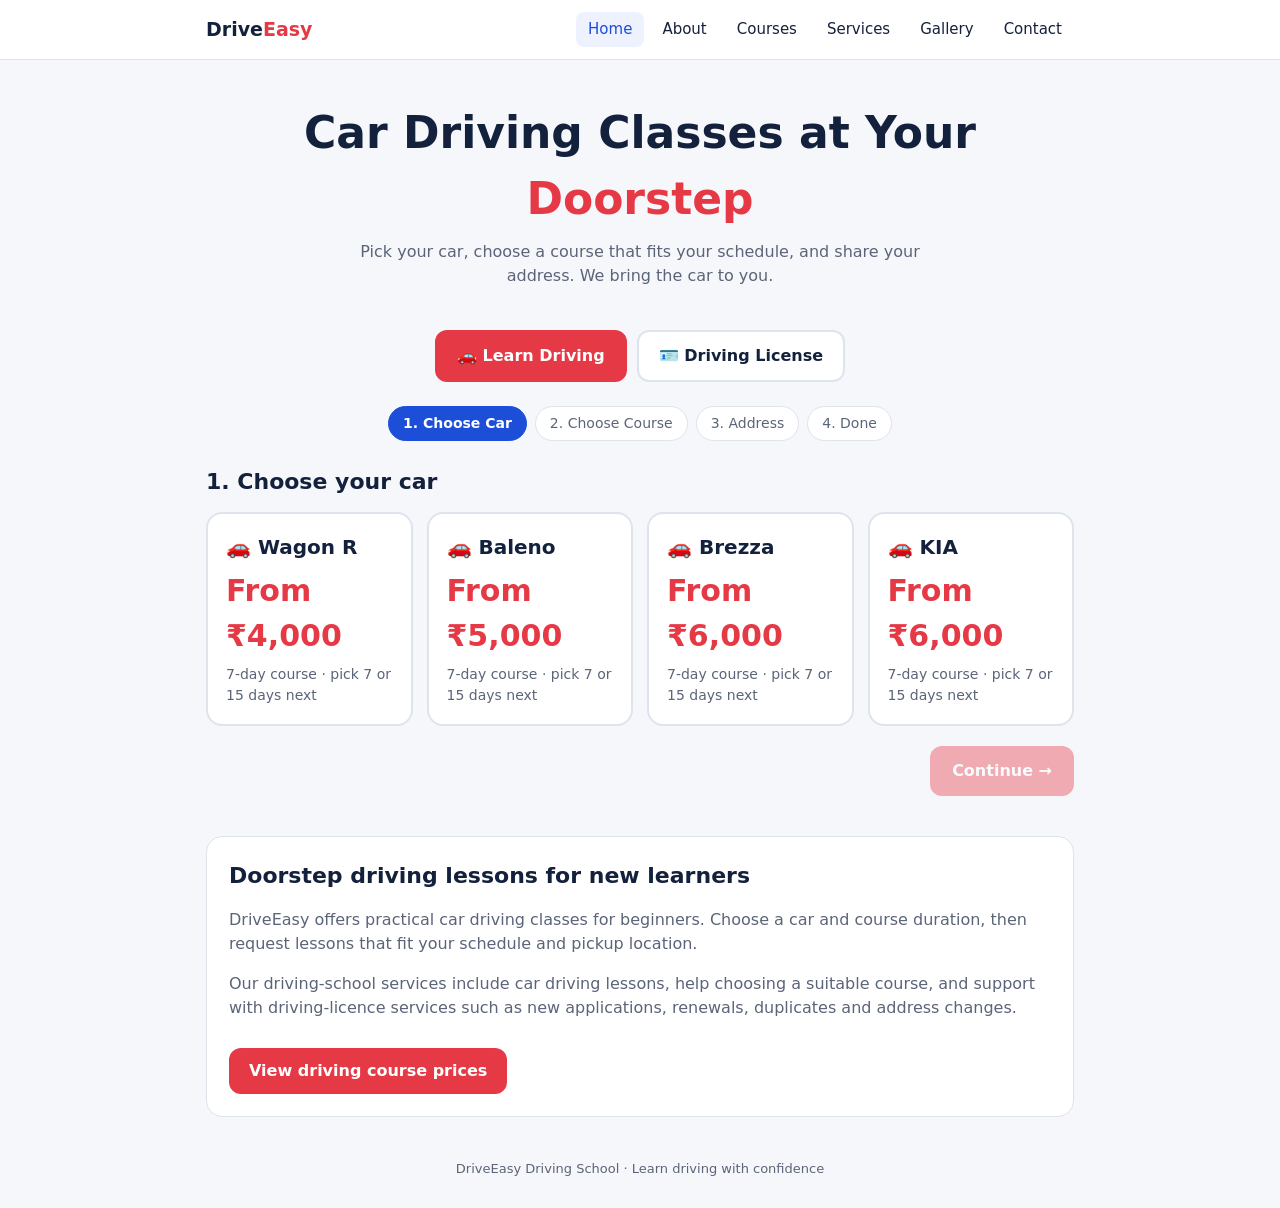
<file: index.html>
<!DOCTYPE html>
<html lang="en">
<head>
<meta charset="utf-8">
<meta name="viewport" content="width=device-width, initial-scale=1, viewport-fit=cover">
<title>DriveEasy | Doorstep Car Driving Classes & Driving School</title>

<meta name="description" content="DriveEasy offers beginner-friendly doorstep car driving classes, practical driving lessons and driving licence assistance. Book a course online.">

<meta name="robots" content="index, follow">
<meta name="google-site-verification" content="yAsMmvazCkd8pjBd-H63pQW7Da4EfvTIzTKZTMXjJBI">

<link rel="canonical" href="https://driveeasyofficial.github.io/">
<meta property="og:title" content="DriveEasy | Doorstep Car Driving Classes">
<meta property="og:description" content="Beginner-friendly car driving lessons at your doorstep, plus driving licence assistance.">
<meta property="og:url" content="https://driveeasyofficial.github.io/">
<meta property="og:type" content="website">
<meta property="og:image" content="https://driveeasyofficial.github.io/assets/images/courses/gallery-instructor.jpg">
<meta name="twitter:card" content="summary_large_image">
<meta name="twitter:title" content="DriveEasy | Doorstep Car Driving Classes">
<meta name="twitter:description" content="Beginner-friendly car driving lessons at your doorstep, plus driving licence assistance.">
<meta name="twitter:image" content="https://driveeasyofficial.github.io/assets/images/courses/gallery-instructor.jpg">
<meta name="theme-color" content="#e63946">

<script type="application/ld+json">
{
  "@context": "https://schema.org",
  "@type": "DrivingSchool",
  "name": "DriveEasy Driving School",
  "url": "https://driveeasyofficial.github.io/",
  "description": "Beginner-friendly doorstep car driving classes, practical driving lessons and driving licence assistance."
}
</script>

<link rel="icon" href="favicon.ico"><link rel="stylesheet" href="css/style.css"><link rel="stylesheet" href="css/responsive.css"><link rel="stylesheet" href="css/animations.css">
</head>
<body><nav class="site-nav"><div class="wrap"><a class="logo" href="index.html">Drive<span>Easy</span></a><button id="menuBtn" aria-label="Menu">☰</button><div id="menu"><a href="index.html" class="active">Home</a><a href="pages/about.html">About</a><a href="pages/courses.html">Courses</a><a href="pages/services.html">Services</a><a href="pages/gallery.html">Gallery</a><a href="pages/contact.html">Contact</a></div></div></nav>
<div class="wrap">
<header class="hero">
  <h1>Car Driving Classes at Your <span>Doorstep</span></h1>
  <p>Pick your car, choose a course that fits your schedule, and share your address. We bring the car to you.</p>
</header>

<div class="tabs">
  <button type="button" class="tab on" id="tabDrive">🚗 Learn Driving</button>
  <button type="button" class="tab" id="tabLic">🪪 Driving License</button>
</div>

<div class="steps" id="steps"></div>

<main>
<section id="s1">
  <h2>1. Choose your car</h2>
  <div class="grid" id="cars"></div>
</section>

<section id="s2" class="hidden">
  <h2>2. Choose your course</h2>
  <div class="plans" id="plans"></div>
  <div class="note" id="planNote"></div>
</section>

<section id="s3" class="hidden">
  <h2>3. Your address &amp; details</h2>
  <div class="summary" id="sum"></div>
  <form id="f" novalidate>
    <div class="row">
      <label>Full name<input id="name" required autocomplete="name"></label>
      <label>Mobile number<input id="phone" type="tel" required autocomplete="tel" inputmode="tel"></label>
    </div>
    <label>Email address<input id="email" type="email" required autocomplete="email" placeholder="you@example.com"></label>
    <label>Pickup spot / nearby landmark (findable on Google Maps)<input id="pickup" required placeholder="Enter a place or landmark shown on Google Maps"></label>
    <label>Full address as shown on Google Maps<textarea id="addr" rows="3" required autocomplete="street-address" placeholder="Copy the full address shown for your pickup spot in Google Maps"></textarea></label>
    <div class="row">
      <label>City / Area<input id="city" required></label>
      <label>Preferred start date<input id="date" type="date" required></label>
    </div>
    <label>Preferred time slot<input id="slot" placeholder="e.g. 7:00 AM"></label>
    <div class="note"><b>Payment:</b> After confirming your booking, we’ll email you the course details, lesson timings, and a QR code for payment.</div>
    <p id="sendError" class="hidden" role="alert"></p>
  </form>
</section>

<section id="s4" class="hidden ok">
  <div class="big">✅</div>
  <h2>Almost done!</h2>
  <p>Your booking request has been sent. After we confirm it, we’ll email you the course details, lesson timings, and payment QR code.</p>
  <button class="btn ghost" id="restart">Make another booking</button>
</section>

<div class="nav" id="nav">
  <button class="btn ghost" id="back">← Back</button>
  <button class="btn" id="next">Continue →</button>
</div>
</main>

<section id="lic" class="hidden">
  <h2>Driving License Service</h2>
  <p class="sub">We help you get your driving license. Tell us what you need and our team will call you with the fees and required documents.</p>
  <form id="lf" novalidate>
    <label>What do you need?</label>
    <div class="opts" id="ltype"></div>
    <label style="margin-top:6px">Vehicle type</label>
    <div class="opts" id="lveh"></div>
    <div class="row">
      <label>Full name<input id="lname" required autocomplete="name"></label>
      <label>Mobile number<input id="lphone" type="tel" required autocomplete="tel" inputmode="tel"></label>
    </div>
    <label>Email address<input id="lemail" type="email" required autocomplete="email" placeholder="you@example.com"></label>
    <label>Full address as shown on Google Maps<textarea id="laddr" rows="3" required autocomplete="street-address" placeholder="Copy the full address shown for your pickup spot in Google Maps"></textarea></label>
    <label>City / Area<input id="lcity" required></label>
    <label>Anything else we should know? (optional)<textarea id="lnote" rows="2"></textarea></label>
    <p id="licenseSendError" class="hidden" role="alert"></p>
    <div class="nav" style="margin:8px 0 40px;justify-content:flex-end">
      <button type="button" class="btn" id="lsubmit">Submit request ✉️</button>
    </div>
  </form>
</section>

<section id="lok" class="hidden ok">
  <div class="big">✅</div>
  <h2>Almost done!</h2>
  <p>Your license request has been sent. We will contact you soon.</p>
  <button class="btn ghost" id="lrestart">Make another request</button>
</section>

<section class="seo-content" aria-labelledby="driving-school-info">
  <h2 id="driving-school-info">Doorstep driving lessons for new learners</h2>
  <p>DriveEasy offers practical car driving classes for beginners. Choose a car and course duration, then request lessons that fit your schedule and pickup location.</p>
  <p>Our driving-school services include car driving lessons, help choosing a suitable course, and support with driving-licence services such as new applications, renewals, duplicates and address changes.</p>
  <a class="btn-link" href="pages/courses.html">View driving course prices</a>
</section>
<footer>DriveEasy Driving School · Learn driving with confidence</footer>
</div>

<script src="js/form-validation.js"></script><script src="js/main.js"></script><script src="js/navigation.js"></script>
</body>
</html>
</file>
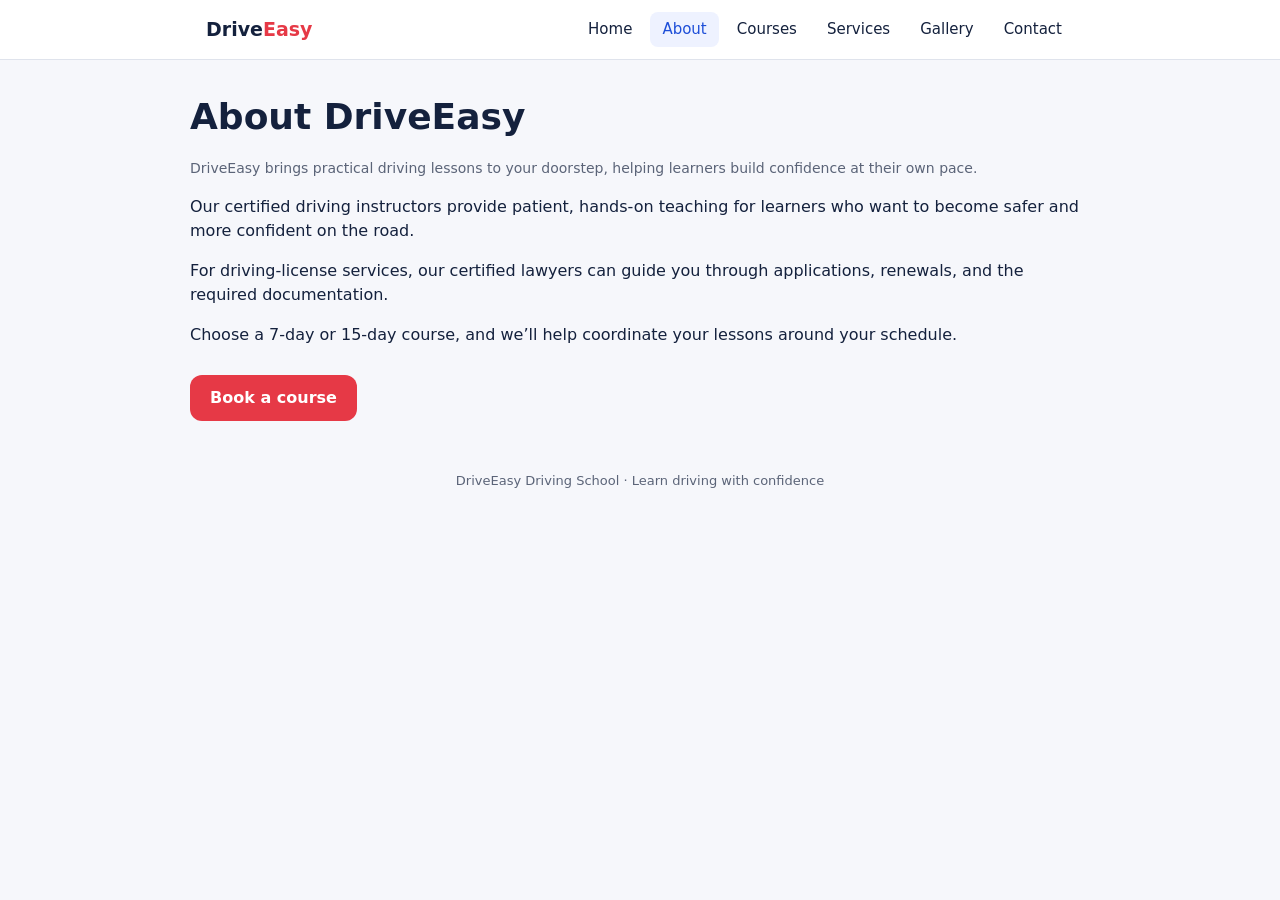
<file: pages/about.html>
<!DOCTYPE html>
<html lang="en">
<head>
	<meta charset="utf-8">
	<meta name="viewport" content="width=device-width, initial-scale=1, viewport-fit=cover">
	<title>About Us – DriveEasy Driving School</title>
	<meta name="description" content="Learn about DriveEasy's beginner-friendly doorstep car driving lessons and driving-licence support services.">
	<meta name="robots" content="index, follow">
	<link rel="canonical" href="https://driveeasyofficial.github.io/pages/about.html">
	<meta property="og:title" content="About DriveEasy Driving School">
	<meta property="og:description" content="Doorstep car driving lessons and driving-licence support for new learners.">
	<meta property="og:url" content="https://driveeasyofficial.github.io/pages/about.html">
	<meta property="og:type" content="website">
	<link rel="icon" href="../favicon.ico">
	<link rel="stylesheet" href="../css/style.css">
	<link rel="stylesheet" href="../css/responsive.css">
	<link rel="stylesheet" href="../css/animations.css">
</head>
<body>
	<nav class="site-nav"><div class="wrap">
		<a class="logo" href="../index.html">Drive<span>Easy</span></a>
		<button id="menuBtn" aria-label="Menu">☰</button>
		<div id="menu"><a href="../index.html">Home</a><a href="about.html" class="active">About</a><a href="courses.html">Courses</a><a href="services.html">Services</a><a href="gallery.html">Gallery</a><a href="contact.html">Contact</a></div>
	</div></nav>
	<div class="wrap page">
		<h1>About DriveEasy</h1>
		<p class="sub">DriveEasy brings practical driving lessons to your doorstep, helping learners build confidence at their own pace.</p>
		<p>Our certified driving instructors provide patient, hands-on teaching for learners who want to become safer and more confident on the road.</p>
		<p>For driving-license services, our certified lawyers can guide you through applications, renewals, and the required documentation.</p>
		<p>Choose a 7-day or 15-day course, and we’ll help coordinate your lessons around your schedule.</p>
		<a class="btn-link" href="../index.html">Book a course</a>
	</div>
	<footer>DriveEasy Driving School · Learn driving with confidence</footer>
	<script src="../js/navigation.js"></script>
</body>
</html>
</file>
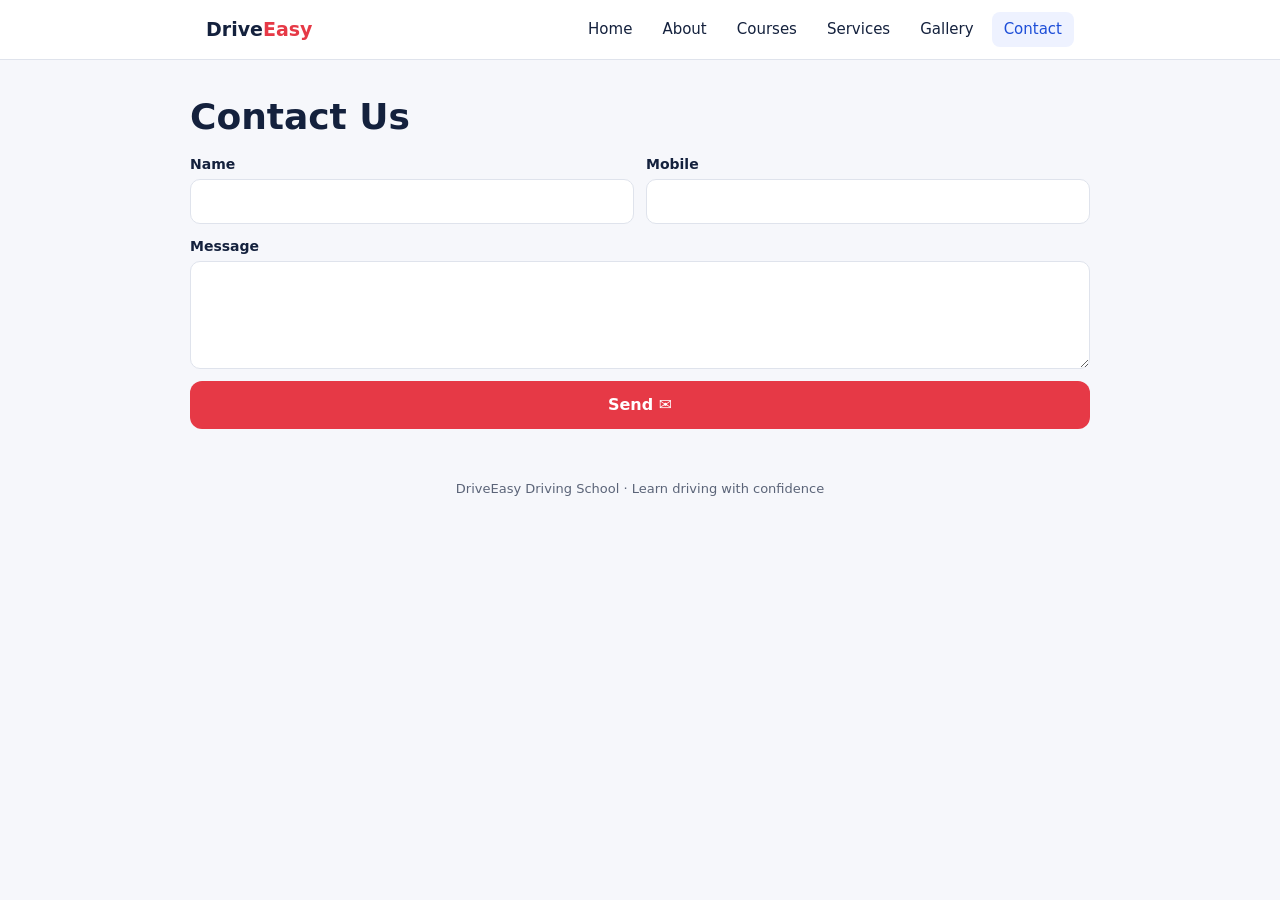
<file: pages/contact.html>
<!DOCTYPE html>
<html lang="en"><head><meta charset="utf-8"><meta name="viewport" content="width=device-width, initial-scale=1, viewport-fit=cover"><title>Contact DriveEasy Driving School</title><meta name="description" content="Contact DriveEasy to ask about doorstep car driving classes, course prices or driving-licence services."><meta name="robots" content="index, follow"><link rel="canonical" href="https://driveeasyofficial.github.io/pages/contact.html"><meta property="og:title" content="Contact DriveEasy Driving School"><meta property="og:description" content="Ask about doorstep car driving classes, prices or driving-licence services."><meta property="og:url" content="https://driveeasyofficial.github.io/pages/contact.html"><meta property="og:type" content="website"><link rel="icon" href="../favicon.ico"><link rel="stylesheet" href="../css/style.css"><link rel="stylesheet" href="../css/responsive.css"><link rel="stylesheet" href="../css/animations.css"></head><body><nav class="site-nav"><div class="wrap"><a class="logo" href="../index.html">Drive<span>Easy</span></a><button id="menuBtn" aria-label="Menu">☰</button><div id="menu"><a href="../index.html">Home</a><a href="about.html">About</a><a href="courses.html">Courses</a><a href="services.html">Services</a><a href="gallery.html">Gallery</a><a href="contact.html" class="active">Contact</a></div></div></nav><div class="wrap page"><h1>Contact Us</h1><form onsubmit="return false"><div class="row"><label>Name<input id="cname"></label><label>Mobile<input id="cphone" type="tel"></label></div><label>Message<textarea id="cmsg" rows="4"></textarea></label><p id="contactSendError" class="hidden" role="alert"></p><button type="button" class="btn" id="csubmit">Send ✉️</button></form><div class="note hidden" id="cdone" role="status">Your message has been sent. We will contact you soon.</div></div><footer>DriveEasy Driving School · Learn driving with confidence</footer><script src="../js/form-validation.js"></script><script src="../js/contact.js"></script><script src="../js/navigation.js"></script></body></html>
</file>
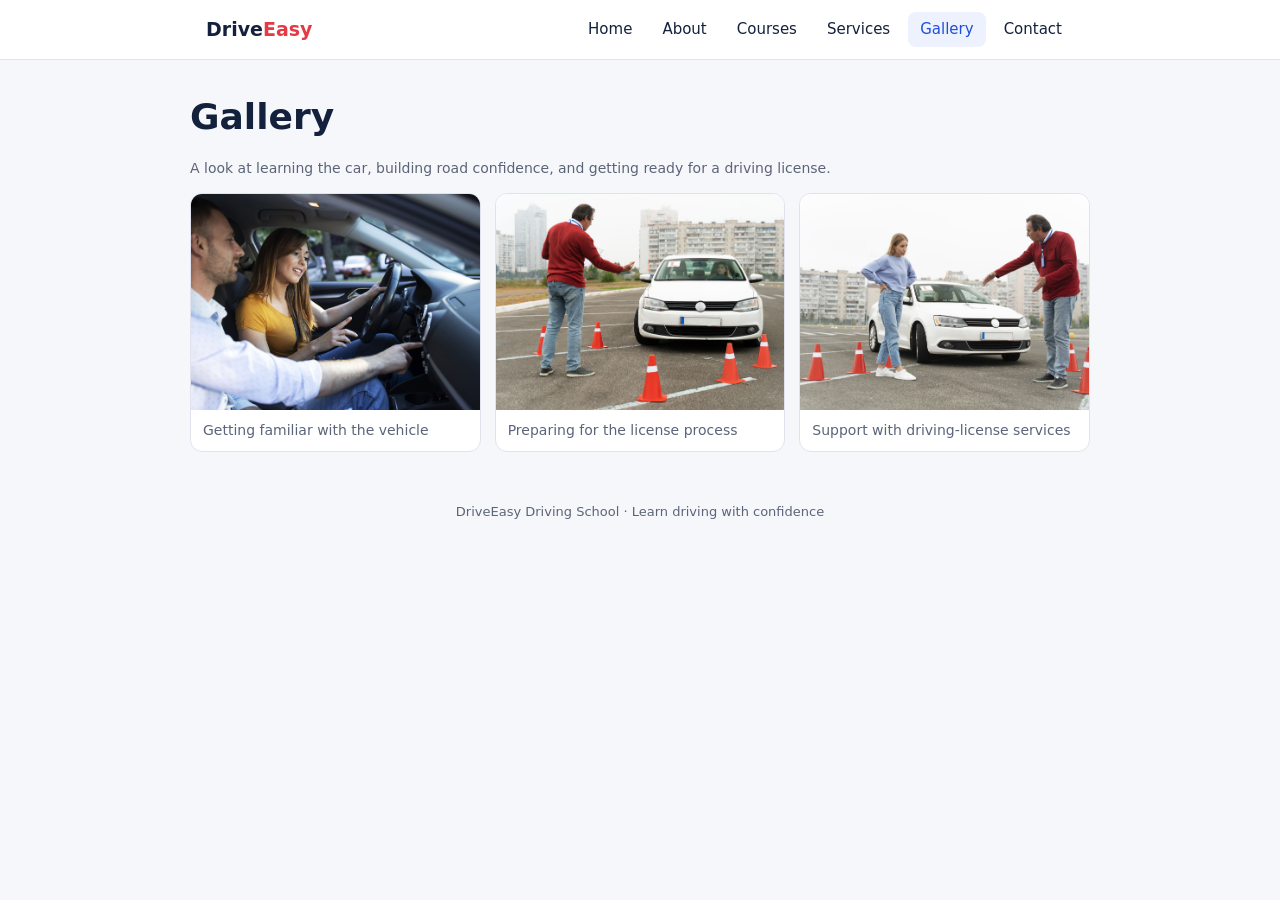
<file: pages/gallery.html>
<!DOCTYPE html>
<html lang="en">
<head>
	<meta charset="utf-8">
	<meta name="viewport" content="width=device-width, initial-scale=1, viewport-fit=cover">
	<title>Gallery – DriveEasy Driving School</title>
	<meta name="description" content="See DriveEasy car driving lessons, learner preparation and driving-licence service support.">
	<meta name="robots" content="index, follow">
	<link rel="canonical" href="https://driveeasyofficial.github.io/pages/gallery.html">
	<meta property="og:title" content="Driving Lesson Gallery | DriveEasy">
	<meta property="og:description" content="A look at DriveEasy car driving lessons and licence-service support.">
	<meta property="og:url" content="https://driveeasyofficial.github.io/pages/gallery.html">
	<meta property="og:type" content="website">
	<link rel="icon" href="../favicon.ico">
	<link rel="stylesheet" href="../css/style.css">
	<link rel="stylesheet" href="../css/responsive.css">
	<link rel="stylesheet" href="../css/animations.css">
</head>
<body>
	<nav class="site-nav"><div class="wrap">
		<a class="logo" href="../index.html">Drive<span>Easy</span></a>
		<button id="menuBtn" aria-label="Menu">☰</button>
		<div id="menu"><a href="../index.html">Home</a><a href="about.html">About</a><a href="courses.html">Courses</a><a href="services.html">Services</a><a href="gallery.html" class="active">Gallery</a><a href="contact.html">Contact</a></div>
	</div></nav>
	<div class="wrap page">
		<h1>Gallery</h1>
		<p class="sub">A look at learning the car, building road confidence, and getting ready for a driving license.</p>
		<div class="grid gallery">
			<figure class="gallery-item">
				<img src="../assets/images/courses/gallery-instructor.jpg" alt="Driving instructor showing a learner the car dashboard" loading="lazy">
				<figcaption>Getting familiar with the vehicle</figcaption>
			</figure>
			<figure class="gallery-item">
				<img src="../assets/images/courses/gallery-license-exam.jpg" alt="Learner taking a driving-license exam" loading="lazy">
				<figcaption>Preparing for the license process</figcaption>
			</figure>
			<figure class="gallery-item">
				<img src="../assets/images/courses/gallery-license-service.jpg" alt="Driver working through a license-related service" loading="lazy">
				<figcaption>Support with driving-license services</figcaption>
			</figure>
		</div>
	</div>
	<footer>DriveEasy Driving School · Learn driving with confidence</footer>
	<script src="../js/navigation.js"></script>
</body>
</html>
</file>
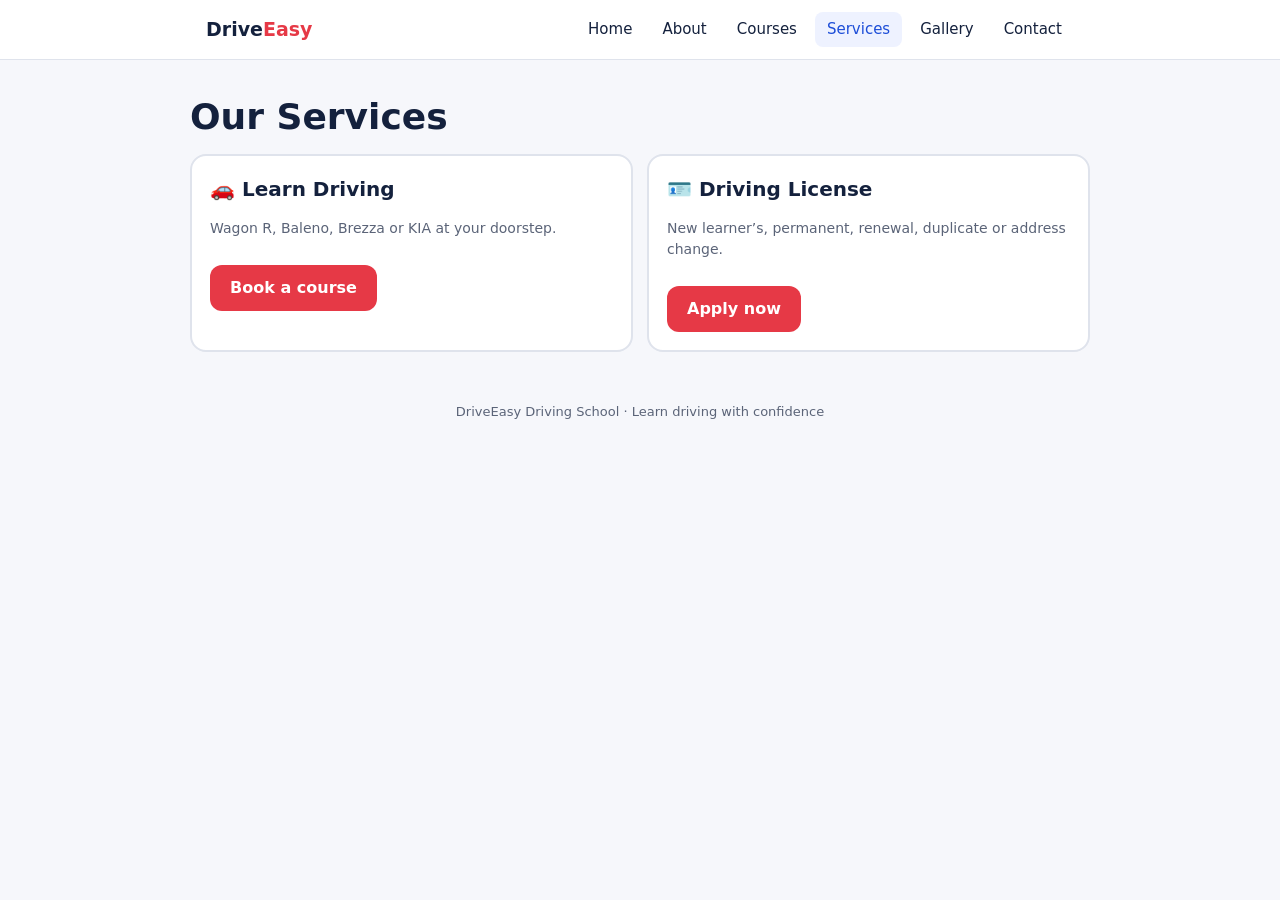
<file: pages/services.html>
<!DOCTYPE html>
<html lang="en"><head><meta charset="utf-8"><meta name="viewport" content="width=device-width, initial-scale=1, viewport-fit=cover"><title>Driving Lessons & Licence Services | DriveEasy</title><meta name="description" content="DriveEasy provides doorstep car driving lessons and support for learner's, permanent, renewal, duplicate and address-change licence services."><meta name="robots" content="index, follow"><link rel="canonical" href="https://driveeasyofficial.github.io/pages/services.html"><meta property="og:title" content="Driving Lessons & Licence Services | DriveEasy"><meta property="og:description" content="Doorstep car driving lessons and support with driving-licence services."><meta property="og:url" content="https://driveeasyofficial.github.io/pages/services.html"><meta property="og:type" content="website"><link rel="icon" href="../favicon.ico"><link rel="stylesheet" href="../css/style.css"><link rel="stylesheet" href="../css/responsive.css"><link rel="stylesheet" href="../css/animations.css"></head><body><nav class="site-nav"><div class="wrap"><a class="logo" href="../index.html">Drive<span>Easy</span></a><button id="menuBtn" aria-label="Menu">☰</button><div id="menu"><a href="../index.html">Home</a><a href="about.html">About</a><a href="courses.html">Courses</a><a href="services.html" class="active">Services</a><a href="gallery.html">Gallery</a><a href="contact.html">Contact</a></div></div></nav><div class="wrap page"><h1>Our Services</h1><div class="grid"><div class="card"><div class="car">🚗 Learn Driving</div><p class="sub">Wagon R, Baleno, Brezza or KIA at your doorstep.</p><a class="btn-link" href="../index.html">Book a course</a></div><div class="card"><div class="car">🪪 Driving License</div><p class="sub">New learner’s, permanent, renewal, duplicate or address change.</p><a class="btn-link" href="../index.html#license">Apply now</a></div></div></div><footer>DriveEasy Driving School · Learn driving with confidence</footer><script src="../js/navigation.js"></script></body></html>
</file>
<file: css/style.css>
:root{box-sizing:border-box;padding-top:env(safe-area-inset-top,0px);padding-bottom:env(safe-area-inset-bottom,0px);
--bg:#f6f7fb;--card:#fff;--text:#14213d;--muted:#5b6478;--accent:#e63946;--accent2:#1d4ed8;--line:#dfe3ec;--soft:#eef2ff;color-scheme:light dark}
html{scroll-padding-top:env(safe-area-inset-top,0px)}
@media (prefers-color-scheme:dark){:root:not([data-theme="light"]){--bg:#0e1220;--card:#171d30;--text:#eef1fa;--muted:#a1a9c0;--accent:#ff5d6c;--accent2:#7ea2ff;--line:#2b3350;--soft:#1e2745}}
:root[data-theme="dark"]{--bg:#0e1220;--card:#171d30;--text:#eef1fa;--muted:#a1a9c0;--accent:#ff5d6c;--accent2:#7ea2ff;--line:#2b3350;--soft:#1e2745}
*{box-sizing:border-box}
body{margin:0;background:var(--bg);color:var(--text);font-family:system-ui,-apple-system,"Segoe UI",Roboto,sans-serif;line-height:1.5}
.wrap{max-width:900px;margin:0 auto;padding:0 16px}
header.hero{padding:40px 0 24px;text-align:center}
.hero h1{font-size:clamp(28px,6vw,44px);margin:0 0 8px}
.hero h1 span{color:var(--accent)}
.hero p{color:var(--muted);margin:0 auto;max-width:560px}
.steps{display:flex;gap:8px;margin:24px 0;justify-content:center;flex-wrap:wrap}
.pill{padding:6px 14px;border-radius:99px;border:1px solid var(--line);background:var(--card);font-size:14px;color:var(--muted)}
.pill.on{background:var(--accent2);border-color:var(--accent2);color:#fff;font-weight:600}
.pill.done{color:var(--accent2);border-color:var(--accent2)}
h2{font-size:22px;margin:8px 0 14px}
.grid{display:grid;grid-template-columns:repeat(auto-fit,minmax(190px,1fr));gap:14px}
.card{background:var(--card);border:2px solid var(--line);border-radius:16px;padding:18px;cursor:pointer;text-align:left;color:inherit;font:inherit;transition:.15s}
.card:hover{border-color:var(--accent2)}
.card.sel{border-color:var(--accent);box-shadow:0 0 0 3px color-mix(in srgb,var(--accent) 25%,transparent)}
.car{font-size:20px;font-weight:700}
.price{font-size:30px;font-weight:800;color:var(--accent);margin:6px 0}
.sub{color:var(--muted);font-size:14px}
.plans{display:grid;grid-template-columns:repeat(auto-fit,minmax(260px,1fr));gap:14px}
.plan h3{margin:0 0 4px;font-size:19px}
.tag{display:inline-block;background:var(--soft);color:var(--accent2);border-radius:8px;padding:2px 10px;font-size:13px;font-weight:600;margin-bottom:8px}
.plan ul{list-style:none;padding:0;margin:10px 0 0}
.plan li{padding:6px 0;border-top:1px solid var(--line);display:flex;justify-content:space-between;gap:10px;font-size:15px}
.plan li b{text-align:right}
.note{background:var(--soft);border-radius:12px;padding:12px 14px;margin-top:14px;font-size:14px}
form{display:grid;gap:12px}
.row{display:grid;grid-template-columns:1fr 1fr;gap:12px}
@media(max-width:560px){.row{grid-template-columns:1fr}}
label{font-size:14px;font-weight:600;display:grid;gap:4px}
input,textarea{font:inherit;padding:11px 12px;border-radius:10px;border:1px solid var(--line);background:var(--card);color:var(--text);width:100%}
input:focus,textarea:focus{outline:2px solid var(--accent2);border-color:transparent}
.summary{background:var(--card);border:1px solid var(--line);border-radius:14px;padding:14px 16px;margin-bottom:6px}
.summary div{display:flex;justify-content:space-between;padding:4px 0;gap:10px}
.nav{display:flex;justify-content:space-between;gap:10px;margin:20px 0 40px}
button.btn{font:inherit;font-weight:700;padding:12px 22px;border-radius:12px;border:0;cursor:pointer;background:var(--accent);color:#fff}
button.btn.ghost{background:transparent;color:var(--text);border:1px solid var(--line)}
button.btn:disabled{opacity:.4;cursor:not-allowed}
.hidden{display:none}
.tabs{display:flex;gap:10px;justify-content:center;flex-wrap:wrap;margin-top:18px}
.tab{font:inherit;font-weight:700;padding:12px 20px;border-radius:12px;border:2px solid var(--line);background:var(--card);color:var(--text);cursor:pointer}
.tab.on{border-color:var(--accent);background:var(--accent);color:#fff}
.opts{display:grid;grid-template-columns:repeat(auto-fit,minmax(180px,1fr));gap:10px}
.opts .card{padding:14px;font-weight:600}
.ok{text-align:center;padding:30px 10px}
.ok .big{font-size:48px}
footer{text-align:center;color:var(--muted);font-size:13px;padding:10px 0 30px}
a{color:var(--accent2)}

.site-nav{background:var(--card);border-bottom:1px solid var(--line);position:sticky;top:0;z-index:10}
.site-nav .wrap{display:flex;align-items:center;justify-content:space-between;gap:10px;padding-top:12px;padding-bottom:12px}
.logo{font-weight:800;font-size:19px;color:var(--text);text-decoration:none}.logo span{color:var(--accent)}
#menu{display:flex;gap:6px;flex-wrap:wrap}
#menu a{color:var(--text);text-decoration:none;padding:6px 12px;border-radius:8px;font-size:15px}
#menu a:hover,#menu a.active{background:var(--soft);color:var(--accent2)}
#menuBtn{display:none;font:inherit;font-size:22px;background:none;border:1px solid var(--line);border-radius:8px;color:var(--text);padding:2px 10px;cursor:pointer}
.page{padding:30px 0 40px}.page h1{font-size:clamp(26px,5vw,36px);margin:0 0 10px}
.seo-content{margin:8px 0 32px;padding:22px;background:var(--card);border:1px solid var(--line);border-radius:16px}.seo-content h2{margin-top:0}.seo-content p{color:var(--muted)}
table{width:100%;border-collapse:collapse;background:var(--card);border-radius:12px;overflow:hidden}
th,td{padding:12px;border-bottom:1px solid var(--line);text-align:left}th{background:var(--soft)}
.ph{aspect-ratio:4/3;border:2px dashed var(--line);border-radius:14px;display:grid;place-items:center;color:var(--muted);font-size:14px;text-align:center;padding:8px}
.gallery-item{margin:0;background:var(--card);border:1px solid var(--line);border-radius:12px;overflow:hidden}
.gallery-item img{display:block;width:100%;aspect-ratio:4/3;object-fit:cover}
.gallery-item figcaption{padding:10px 12px;color:var(--muted);font-size:14px}
.btn-link{display:inline-block;margin-top:12px;background:var(--accent);color:#fff;text-decoration:none;font-weight:700;padding:11px 20px;border-radius:12px}
</file>
<file: css/responsive.css>
@media(max-width:700px){
  #menuBtn{display:block}
  #menu{display:none;position:absolute;left:0;right:0;top:100%;background:var(--card);flex-direction:column;padding:10px 16px;border-bottom:1px solid var(--line)}
  #menu.open{display:flex}
  .site-nav{position:sticky}
  .site-nav .wrap{position:relative}
}
</file>
<file: css/animations.css>
@keyframes fadeUp{from{opacity:0;transform:translateY(10px)}to{opacity:1;transform:none}}
.card,.page,.hero,.summary{animation:fadeUp .35s ease both}
@media (prefers-reduced-motion:reduce){*{animation:none!important;transition:none!important}}
</file>
